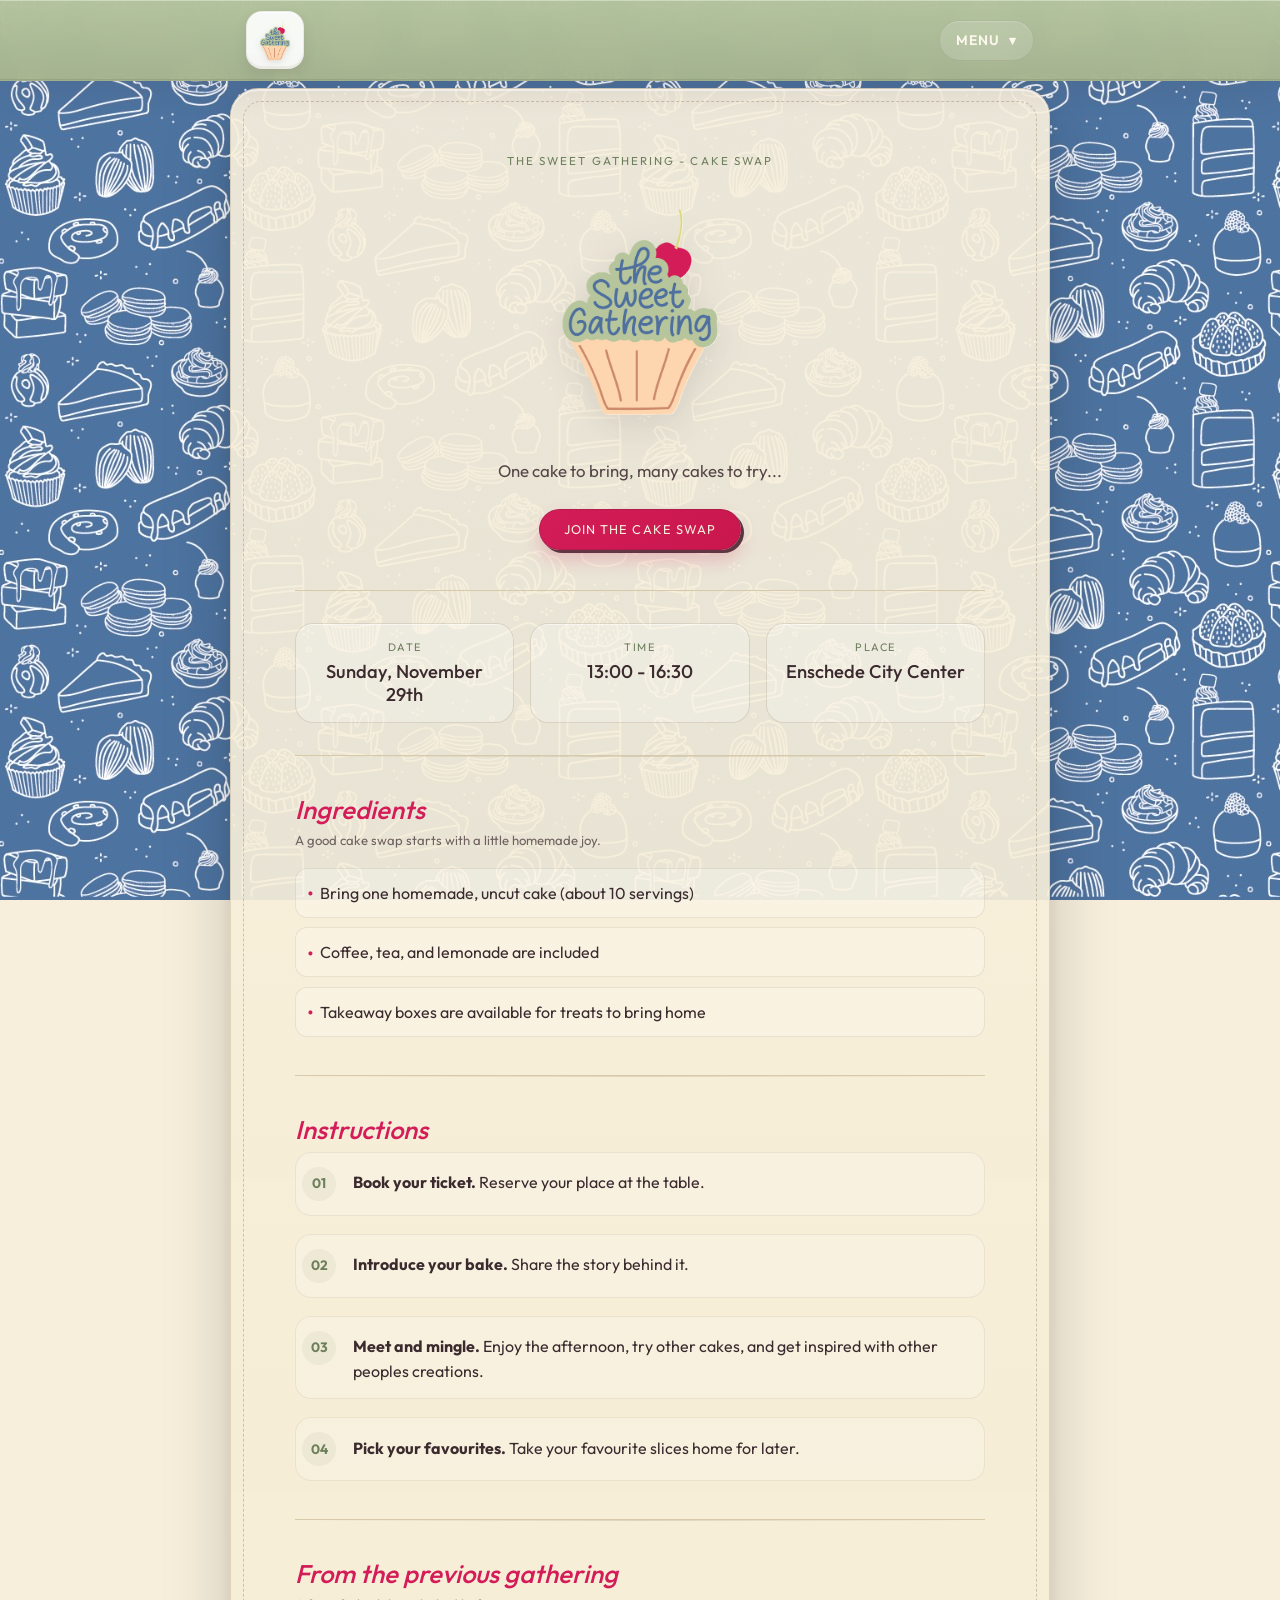
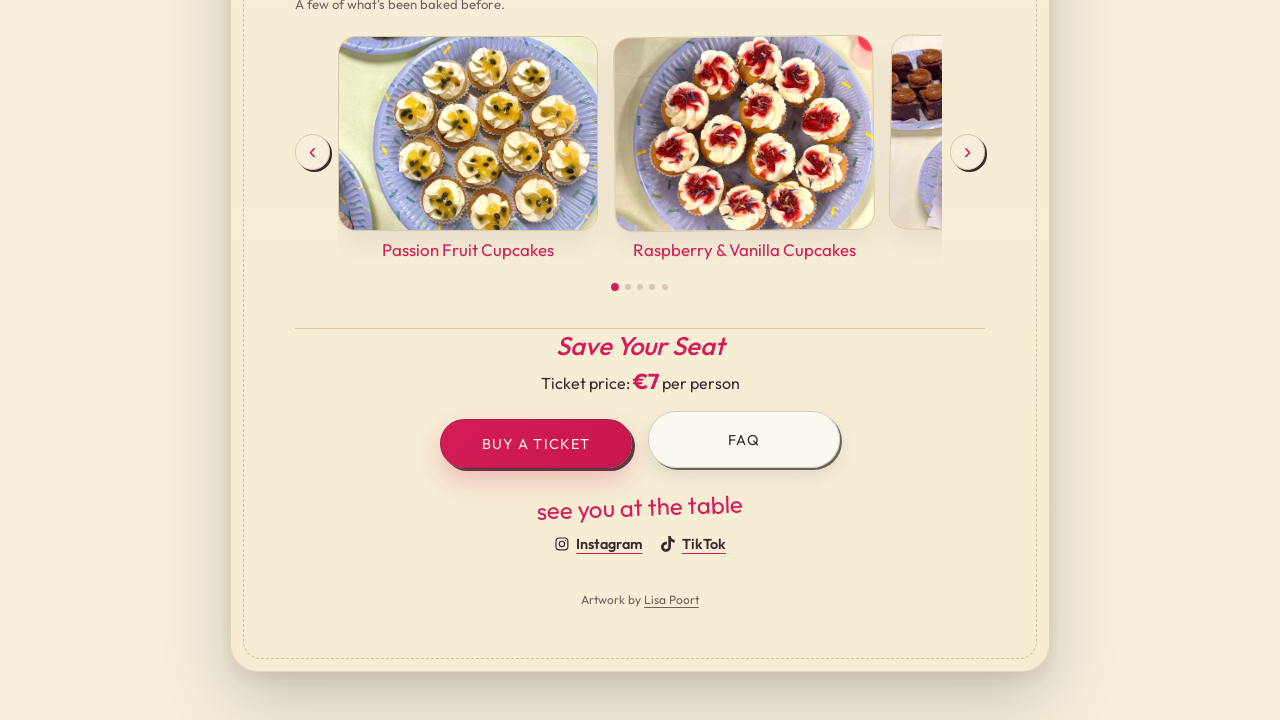
<file: index.html>
<!DOCTYPE html>
<html lang="en">
<head>
<meta charset="UTF-8">
<meta name="viewport" content="width=device-width, initial-scale=1.0">
<title>The Sweet Gathering — Eat &amp; Greet with Freshly Baked Goods</title>
<meta name="description" content="The Sweet Gathering: an afternoon of home-baked cakes, tea, and good company.">

<link rel="preconnect" href="https://fonts.googleapis.com">
<link rel="preconnect" href="https://fonts.gstatic.com" crossorigin>
<link href="https://fonts.googleapis.com/css2?family=Outfit:wght@400;500;600;700;800&display=swap" rel="stylesheet">

<link rel="stylesheet" href="css/styles.css">
</head>
<body>
  
<header class="top-bar">
  <div class="top-bar-inner">
    <a class="top-bar-logo" href="index.html" aria-label="The Sweet Gathering home">
      <img src="assets/Logo_The Sweet Gathering.png" alt="The Sweet Gathering logo" onerror="this.style.display='none'">
    </a>

    <div class="top-bar-menu">
      <button class="menu-toggle" type="button" aria-expanded="false" aria-label="Open menu">
        <span>Menu</span>
        <span class="menu-caret">▾</span>
      </button>
      <nav class="menu-panel" aria-label="Main navigation">
        <a href="past-events.html">Past Events</a>
        <a href="faq.html">FAQ</a>
        <a href="about.html">About Us</a>
      </nav>
    </div>
  </div>
</header>
<div class="card-frame">

  <!-- HERO -->
  <header class="hero">
    <p class="eyebrow">The Sweet Gathering - Cake Swap</p>
    <!-- <h1 class="hero-title">The Sweet<br>Gathering</h1> -->
    <div class="hero-image-wrap">
      <img src="assets/Logo_The Sweet Gathering.png" alt="The Sweet Gathering logo" class="hero-image">
    </div>
    <p class="hero-sub">One cake to bring, many cakes to try...</p>
    <a class="cta" href="#rsvp">Join the Cake Swap</a>
  </header>

  <!-- DETAILS ROW -->
  <section class="details" aria-label="Event details">
    <div class="detail">
      <span class="label">Date</span>
      <span class="value">Sunday, November 29th</span>
    </div>
    <div class="detail">
      <span class="label">Time</span>
      <span class="value">13:00 - 16:30</span>
    </div>
    <div class="detail">
      <span class="label">Place</span>
      <span class="value">Enschede City Center</span>
    </div>
  </section>

  <!-- INGREDIENTS -->
  <section class="recipe-section" id="what-to-expect">
    <h2 class="section-title">Ingredients</h2>
    <p class="section-note">A good cake swap starts with a little homemade joy.</p>
    <ul class="ingredient-list">
      <li>Bring one homemade, uncut cake (about 10 servings)</li>
      <li>Coffee, tea, and lemonade are included</li>
      <li>Takeaway boxes are available for treats to bring home</li>
    </ul>
  </section>

  <!-- INSTRUCTIONS -->
  <section class="recipe-section" id="how-it-goes">
    <h2 class="section-title">Instructions</h2>
    <ol class="steps-list">
      <li>
        <span class="step-num">01</span>
        <div><strong>Book your ticket.</strong> Reserve your place at the table.</div>
      </li>
      <li>
        <span class="step-num">02</span>
        <div><strong>Introduce your bake.</strong> Share the story behind it.</div>
      </li>
      <li>
        <span class="step-num">03</span>
        <div><strong>Meet and mingle.</strong> Enjoy the afternoon, try other cakes, and get inspired with other peoples creations.</div>
      </li>
      <li>
        <span class="step-num">04</span>
        <div><strong>Pick your favourites.</strong> Take your favourite slices home for later.</div>
      </li>
    </ol>
  </section>

  <!-- GALLERY -->
  <section class="recipe-section gallery" id="gallery">
    <h2 class="section-title">From the previous gathering</h2>
    <p class="section-note">A few of what's been baked before.</p>
    <div class="carousel">
      <button class="carousel-arrow prev" type="button" aria-label="Previous photo">‹</button>
      <div class="gallery-track" id="galleryTrack">
        <figure class="photo-slot">
          <div class="photo-placeholder"><img src="assets/carousel/cs1.jpeg" alt="Sweet Gathering table setting" onerror="this.style.display='none'"></div>
          <figcaption>Passion Fruit Cupcakes</figcaption>
        </figure>
        <figure class="photo-slot">
          <div class="photo-placeholder"><img src="assets/carousel/cs2.jpeg" alt="Tea and cake details" onerror="this.style.display='none'"></div>
          <figcaption>Raspberry & Vanilla Cupcakes</figcaption>
        </figure>
        <figure class="photo-slot">
          <div class="photo-placeholder"><img src="assets/carousel/cs3.jpeg" alt="Fresh pastries and treats" onerror="this.style.display='none'"></div>
          <figcaption>Banoffee Brownies</figcaption>
        </figure>
        <figure class="photo-slot">
          <div class="photo-placeholder"><img src="assets/carousel/cs6.jpeg" alt="The Sweet Gathering final scene" onerror="this.style.display='none'"></div>
          <figcaption>Pistache blondies</figcaption>
        </figure>
        <figure class="photo-slot">
          <div class="photo-placeholder"><img src="assets/carousel/cs4.jpeg" alt="The Sweet Gathering final scene" onerror="this.style.display='none'"></div>
          <figcaption>Chai Latte Cheesecake</figcaption>
        </figure>
      </div>
      <button class="carousel-arrow next" type="button" aria-label="Next photo">›</button>
    </div>
    <div class="carousel-dots" id="galleryDots" aria-hidden="true"></div>
  </section>

  <!-- THE BAKER
  <section class="recipe-section baker" id="the-baker">
    <h2 class="section-title">The Baker</h2>
    <div class="baker-row">
      <div class="photo-placeholder baker-photo">
        <img src="assets/baker.jpeg" alt="[Baker's name]" onerror="this.style.display='none'">
      </div>
      <div class="baker-copy">
        <p class="baker-bio">
          Hi! I’m the baker behind The Sweet Gathering. My baking journey started years ago as a hobby in Madrid, where I used to live. What began as a passion gradually became my full-time job, and now I’m settled in the Netherlands.
          Over the years, baking has become a big part of my life, but it’s important to keep that spark alive: the excitement of trying a new recipe, learning a new technique, or simply baking something just because it sounds delicious.
          With The Sweet Gathering, I hope to rediscover that joy, find inspiration in others, and share my love for baking with a community of cake lovers, one slice at a time.</p>
      </div>
    </div>
  </section> -->

  <!-- RSVP -->
  <section class="rsvp" id="rsvp">
    <h2 class="section-title">Save Your Seat</h2>
    <p class="ticket-price">Ticket price: <strong>€7</strong> per person</p>
    <div class="rsvp-actions">
      <a class="cta cta-large" href="https://thesweetgatheringcakeswap.eventsquare.store/izskslv7kdvz">
        Buy a ticket
      </a>
      <a class="cta cta-large cta-secondary" href="faq.html">
        FAQ
      </a>
    </div>
  </section>

  <footer class="footer">
    <p class="scribble">see you at the table</p>
    <a class="instagram-link" href="https://www.instagram.com/thesweetgathering.nl?srtk=cGJ3eWJseHhvZzds&amp;utm_source=qr" target="_blank" rel="noopener noreferrer"><svg class="instagram-icon" viewBox="0 0 24 24" aria-hidden="true" focusable="false"><rect x="3" y="3" width="18" height="18" rx="5" fill="none" stroke="currentColor" stroke-width="1.8"/><circle cx="12" cy="12" r="4" fill="none" stroke="currentColor" stroke-width="1.8"/><circle cx="17.5" cy="6.5" r="1" fill="currentColor"/></svg>Instagram</a>
    <a class="tiktok-link" href="https://www.tiktok.com/@the.sweet.gathering" target="_blank" rel="noopener noreferrer"><svg class="tiktok-icon" viewBox="0 0 24 24" aria-hidden="true" focusable="false"><path d="M12.525.02c1.31-.02 2.61-.01 3.91-.02.08 1.53.63 3.12 1.74 4.2 1.1 1.12 2.67 1.61 4.19 1.73v4.04c-1.42-.05-2.84-.34-4.14-.95-.57-.26-1.1-.59-1.62-.93-.01 2.92.01 5.84-.02 8.75-.08 1.4-.54 2.79-1.35 3.94-1.31 1.92-3.58 3.17-5.91 3.21-1.43.08-2.86-.31-4.08-1.05-2.02-1.23-3.44-3.49-3.65-5.86-.02-.5-.03-1-.01-1.49.18-1.92 1.13-3.76 2.61-5.02 1.67-1.46 4.01-2.15 6.21-1.83.02 1.49-.04 2.98-.04 4.47-1-.32-2.18-.23-3.06.38-.64.42-1.13 1.08-1.38 1.8-.21.52-.15 1.09-.14 1.64.24 1.64 1.82 3.02 3.49 2.87 1.11-.01 2.18-.66 2.76-1.6.19-.33.4-.67.41-1.06.1-1.79.06-3.58.07-5.37.01-4.03-.01-8.05.02-12.07z" fill="currentColor"/></svg>TikTok</a>
    <p class="artwork-credit">Artwork by <a href="https://www.behance.net/lisa-poort?locale=nl_NL" target="_blank" rel="noopener noreferrer">Lisa Poort</a></p>
  </footer>

</div>

<script src="js/script.js"></script>
</body>
</html>
</file>
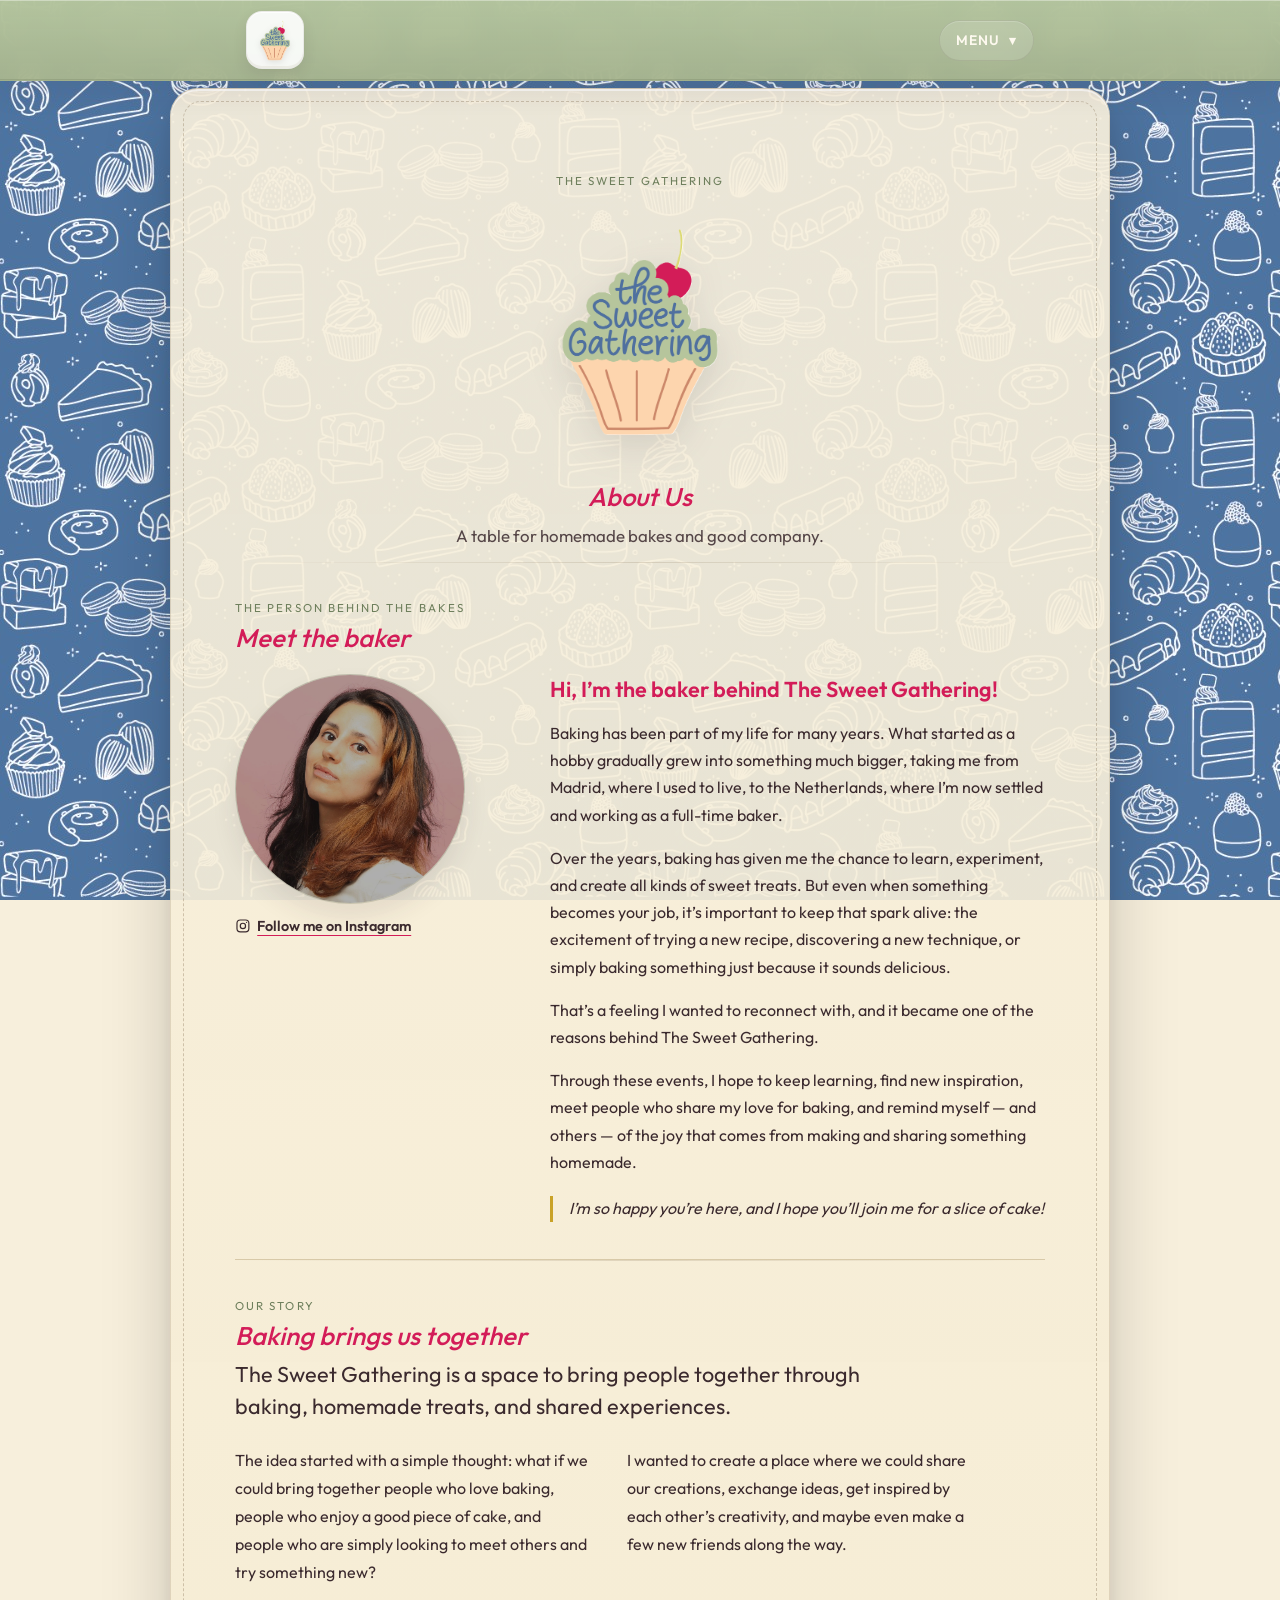
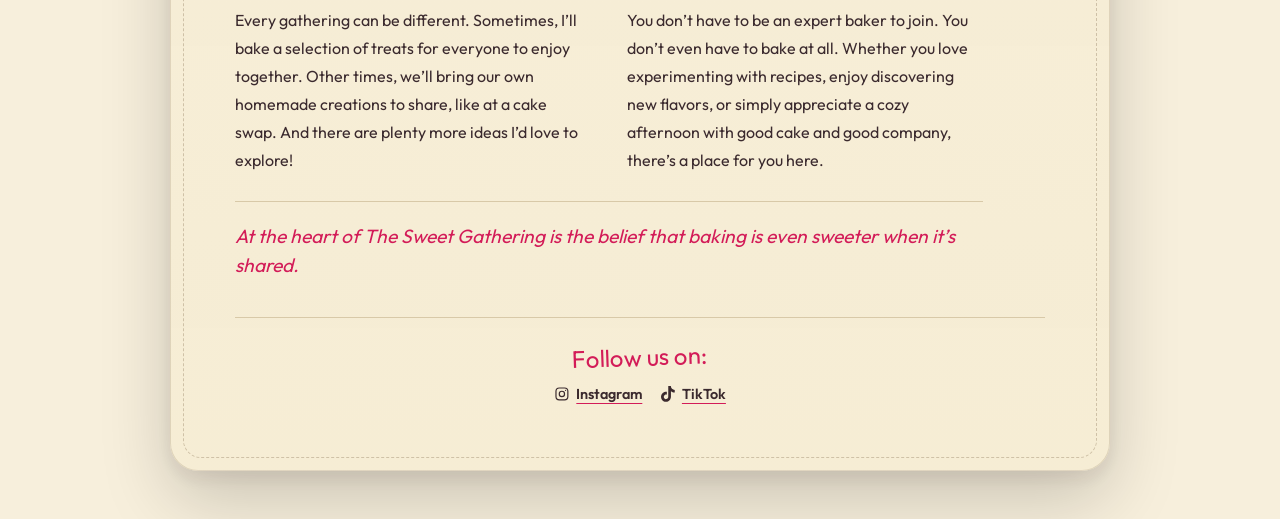
<file: about.html>
<!DOCTYPE html>
<html lang="en">
<head>
  <meta charset="UTF-8">
  <meta name="viewport" content="width=device-width, initial-scale=1.0">
  <title>About Us — The Sweet Gathering</title>
  <meta name="description" content="Learn about The Sweet Gathering, a cake swap celebrating homemade bakes and good company in Enschede.">

  <link rel="preconnect" href="https://fonts.googleapis.com">
  <link rel="preconnect" href="https://fonts.gstatic.com" crossorigin>
  <link href="https://fonts.googleapis.com/css2?family=Outfit:wght@400;500;600;700;800&display=swap" rel="stylesheet">
  <link rel="stylesheet" href="css/styles.css">
</head>
<body>
  <header class="top-bar">
    <div class="top-bar-inner">
      <a class="top-bar-logo" href="index.html" aria-label="The Sweet Gathering home">
        <img src="assets/Logo_The Sweet Gathering.png" alt="The Sweet Gathering logo" onerror="this.style.display='none'">
      </a>

      <div class="top-bar-menu">
        <button class="menu-toggle" type="button" aria-expanded="false" aria-label="Open menu">
          <span>Menu</span>
          <span class="menu-caret">▾</span>
        </button>
        <nav class="menu-panel" aria-label="Main navigation">
          <a href="index.html">Home</a>
          <a href="past-events.html">Past Events</a>
          <a href="faq.html">FAQ</a>
          <a href="about.html" aria-current="page">About Us</a>
        </nav>
      </div>
    </div>
  </header>

  <main class="card-frame about-page">
    <header class="hero about-hero">
      <p class="eyebrow">The Sweet Gathering</p>
      <div class="hero-image-wrap">
        <img src="assets/Logo_The Sweet Gathering.png" alt="The Sweet Gathering logo" class="hero-image">
      </div>
      <h1 class="section-title">About Us</h1>
      <p class="hero-sub">A table for homemade bakes and good company.</p>
    </header>

    <section class="recipe-section about-baker-section is-visible">
      <div class="about-baker-heading">
        <p class="eyebrow">The person behind the bakes</p>
        <h2 class="section-title">Meet the baker</h2>
      </div>
      <div class="about-baker-row">
        <div class="about-baker-profile">
          <div class="about-baker-photo">
            <img src="assets/baker_3.jpeg" alt="The baker behind The Sweet Gathering">
          </div>
          <a class="instagram-link" href="https://instagram.com/pamssugarcrush?psln=c2g2ZXZpcmR0dXBh&amp;utm_source=qr" target="_blank" rel="noopener noreferrer"><svg class="instagram-icon" viewBox="0 0 24 24" aria-hidden="true" focusable="false"><rect x="3" y="3" width="18" height="18" rx="5" fill="none" stroke="currentColor" stroke-width="1.8"/><circle cx="12" cy="12" r="4" fill="none" stroke="currentColor" stroke-width="1.8"/><circle cx="17.5" cy="6.5" r="1" fill="currentColor"/></svg>Follow me on Instagram</a>
        </div>
        <div class="baker-copy">
          <p class="baker-bio-intro">Hi, I’m the baker behind The Sweet Gathering!</p>
          <p class="baker-bio">Baking has been part of my life for many years. What started as a hobby gradually grew into something much bigger, taking me from Madrid, where I used to live, to the Netherlands, where I’m now settled and working as a full-time baker.</p>
          <p class="baker-bio">Over the years, baking has given me the chance to learn, experiment, and create all kinds of sweet treats. But even when something becomes your job, it’s important to keep that spark alive: the excitement of trying a new recipe, discovering a new technique, or simply baking something just because it sounds delicious.</p>
          <p class="baker-bio">That’s a feeling I wanted to reconnect with, and it became one of the reasons behind The Sweet Gathering.</p>
          <p class="baker-bio">Through these events, I hope to keep learning, find new inspiration, meet people who share my love for baking, and remind myself — and others — of the joy that comes from making and sharing something homemade.</p>
          <p class="baker-bio-signoff">I’m so happy you’re here, and I hope you’ll join me for a slice of cake!</p>
        </div>
      </div>
    </section>

    <section class="recipe-section about-story is-visible">
      <p class="eyebrow">Our story</p>
      <h2 class="section-title">Baking brings us together</h2>
      <div class="about-copy">
        <p class="about-lead">The Sweet Gathering is a space to bring people together through baking, homemade treats, and shared experiences.</p>
        <div class="about-copy-grid">
          <p>The idea started with a simple thought: what if we could bring together people who love baking, people who enjoy a good piece of cake, and people who are simply looking to meet others and try something new?</p>
          <p>I wanted to create a place where we could share our creations, exchange ideas, get inspired by each other’s creativity, and maybe even make a few new friends along the way.</p>
          <p>Every gathering can be different. Sometimes, I’ll bake a selection of treats for everyone to enjoy together. Other times, we’ll bring our own homemade creations to share, like at a cake swap. And there are plenty more ideas I’d love to explore!</p>
          <p>You don’t have to be an expert baker to join. You don’t even have to bake at all. Whether you love experimenting with recipes, enjoy discovering new flavors, or simply appreciate a cozy afternoon with good cake and good company, there’s a place for you here.</p>
        </div>
        <p class="about-closing">At the heart of The Sweet Gathering is the belief that baking is even sweeter when it’s shared.</p>
      </div>
    </section>

    <footer class="footer">
      <p class="scribble">Follow us on:</p>
      <a class="instagram-link" href="https://www.instagram.com/thesweetgathering.nl?srtk=cGJ3eWJseHhvZzds&amp;utm_source=qr" target="_blank" rel="noopener noreferrer"><svg class="instagram-icon" viewBox="0 0 24 24" aria-hidden="true" focusable="false"><rect x="3" y="3" width="18" height="18" rx="5" fill="none" stroke="currentColor" stroke-width="1.8"/><circle cx="12" cy="12" r="4" fill="none" stroke="currentColor" stroke-width="1.8"/><circle cx="17.5" cy="6.5" r="1" fill="currentColor"/></svg>Instagram</a>
      <a class="tiktok-link" href="https://www.tiktok.com/@the.sweet.gathering" target="_blank" rel="noopener noreferrer"><svg class="tiktok-icon" viewBox="0 0 24 24" aria-hidden="true" focusable="false"><path d="M12.525.02c1.31-.02 2.61-.01 3.91-.02.08 1.53.63 3.12 1.74 4.2 1.1 1.12 2.67 1.61 4.19 1.73v4.04c-1.42-.05-2.84-.34-4.14-.95-.57-.26-1.1-.59-1.62-.93-.01 2.92.01 5.84-.02 8.75-.08 1.4-.54 2.79-1.35 3.94-1.31 1.92-3.58 3.17-5.91 3.21-1.43.08-2.86-.31-4.08-1.05-2.02-1.23-3.44-3.49-3.65-5.86-.02-.5-.03-1-.01-1.49.18-1.92 1.13-3.76 2.61-5.02 1.67-1.46 4.01-2.15 6.21-1.83.02 1.49-.04 2.98-.04 4.47-1-.32-2.18-.23-3.06.38-.64.42-1.13 1.08-1.38 1.8-.21.52-.15 1.09-.14 1.64.24 1.64 1.82 3.02 3.49 2.87 1.11-.01 2.18-.66 2.76-1.6.19-.33.4-.67.41-1.06.1-1.79.06-3.58.07-5.37.01-4.03-.01-8.05.02-12.07z" fill="currentColor"/></svg>TikTok</a>
    </footer>
  </main>

  <script src="js/script.js"></script>
</body>
</html>
</file>
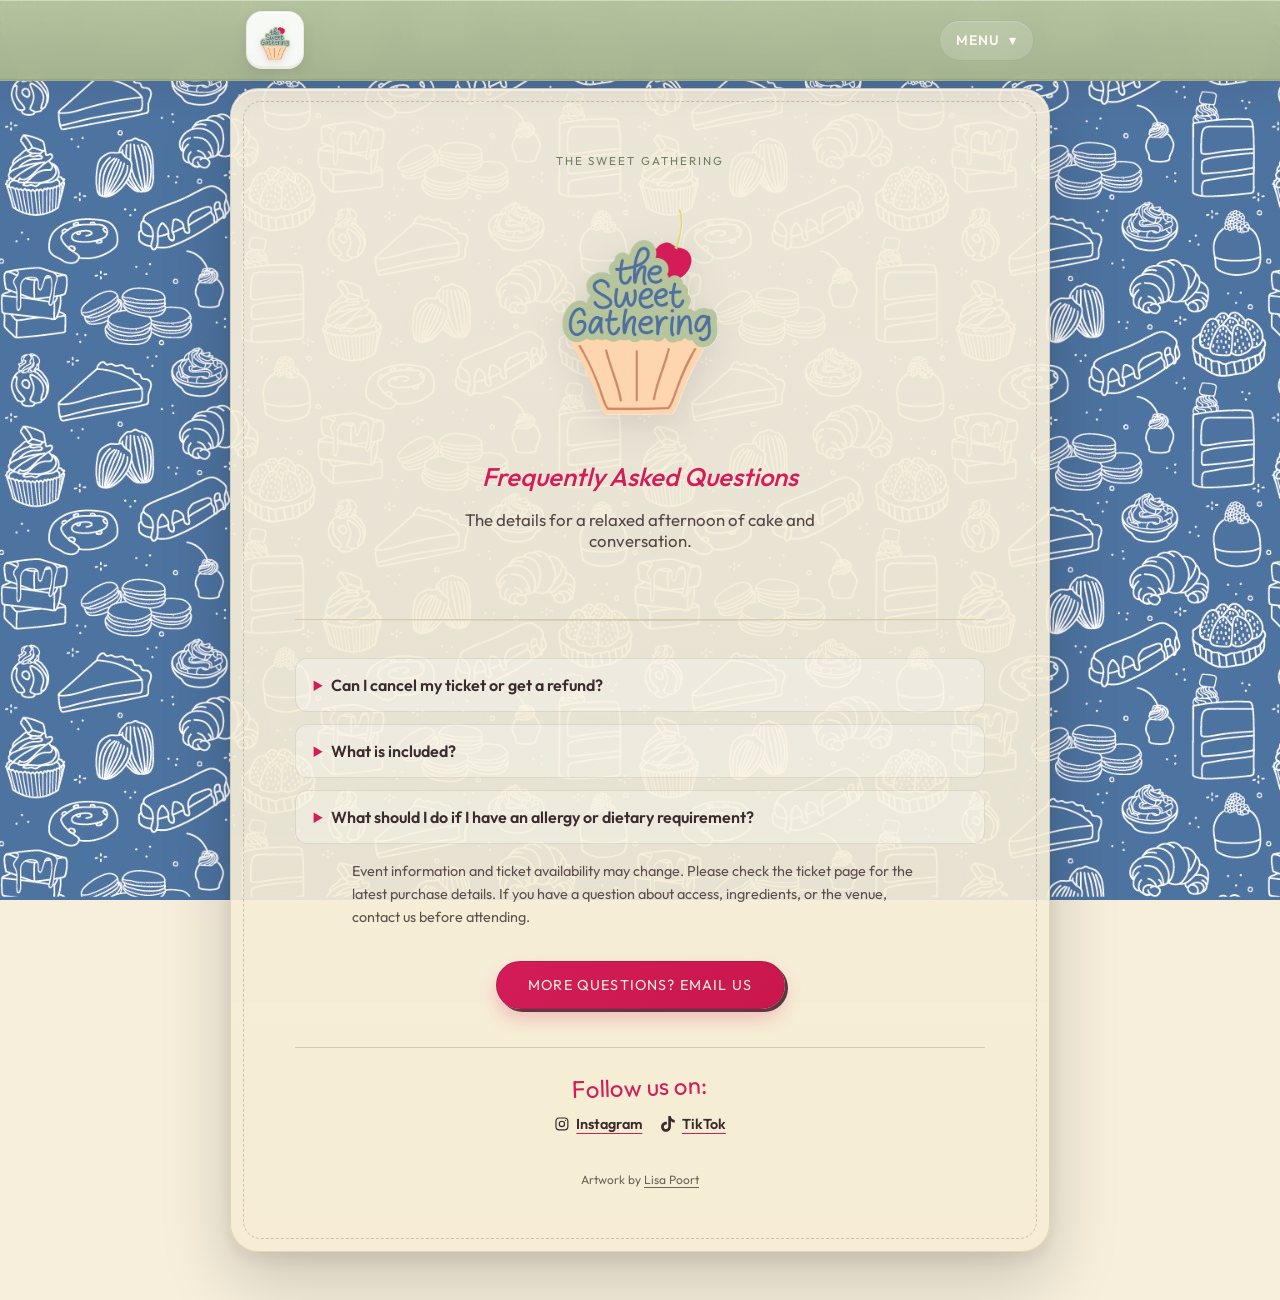
<file: faq.html>
<!DOCTYPE html>
<html lang="en">
<head>
  <meta charset="UTF-8">
  <meta name="viewport" content="width=device-width, initial-scale=1.0">
  <title>FAQ — The Sweet Gathering</title>
  <meta name="description" content="Frequently asked questions about The Sweet Gathering, tickets, and dietary information.">

  <link rel="preconnect" href="https://fonts.googleapis.com">
  <link rel="preconnect" href="https://fonts.gstatic.com" crossorigin>
  <link href="https://fonts.googleapis.com/css2?family=Outfit:wght@400;500;600;700;800&display=swap" rel="stylesheet">
  <link rel="stylesheet" href="css/styles.css">
</head>
<body>
  <header class="top-bar">
    <div class="top-bar-inner">
      <a class="top-bar-logo" href="index.html" aria-label="The Sweet Gathering home">
        <img src="assets/Logo_The Sweet Gathering.png" alt="The Sweet Gathering logo" onerror="this.style.display='none'">
      </a>

      <div class="top-bar-menu">
        <button class="menu-toggle" type="button" aria-expanded="false" aria-label="Open menu">
          <span>Menu</span>
          <span class="menu-caret">▾</span>
        </button>
        <nav class="menu-panel" aria-label="Main navigation">
          <a href="index.html">Home</a>
          <a href="past-events.html">Past Events</a>
          <a href="faq.html">FAQ</a>
          <a href="about.html">About Us</a>
        </nav>
      </div>
    </div>
  </header>

  <main class="card-frame">
    <header class="hero">
      <p class="eyebrow">The Sweet Gathering</p>
      <div class="hero-image-wrap">
        <img src="assets/Logo_The Sweet Gathering.png" alt="The Sweet Gathering logo" class="hero-image">
      </div>
      <h1 class="section-title">Frequently Asked Questions</h1>
      <p class="hero-sub">The details for a relaxed afternoon of cake and conversation.</p>
    </header>

    <section class="recipe-section is-visible" aria-label="Event questions and answers">
      <div class="faq-list">
        <details class="faq-item">
          <summary>Can I cancel my ticket or get a refund?</summary>
          <p>Ticket cancellations and refunds are not possible. Please make sure you can attend before booking.</p>
        </details>
        <details class="faq-item">
          <summary>What is included?</summary>
          <p>Coffee, tea, and lemonade are always included in the events. Takeaway boxes will also be provided.</p>
        </details>
          <details class="faq-item">
            <summary>What should I do if I have an allergy or dietary requirement?</summary>
            <p>Please inform us of any allergies or dietary requirements before booking. Wait for our response before purchasing a ticket so we can confirm whether your needs can be accommodated.</p>
        </details>
      </div>

      <p class="faq-disclaimer">Event information and ticket availability may change. Please check the ticket page for the latest purchase details. If you have a question about access, ingredients, or the venue, contact us before attending.</p>

      <div class="faq-contact">
        <a class="cta cta-large" href="mailto:info@thesweetgathering.nl?subject=Question%20about%20The%20Sweet%20Gathering">More questions? Email us</a>
      </div>
    </section>

    <footer class="footer">
      <p class="scribble">Follow us on:</p>
      <a class="instagram-link" href="https://www.instagram.com/thesweetgathering.nl?srtk=cGJ3eWJseHhvZzds&amp;utm_source=qr" target="_blank" rel="noopener noreferrer"><svg class="instagram-icon" viewBox="0 0 24 24" aria-hidden="true" focusable="false"><rect x="3" y="3" width="18" height="18" rx="5" fill="none" stroke="currentColor" stroke-width="1.8"/><circle cx="12" cy="12" r="4" fill="none" stroke="currentColor" stroke-width="1.8"/><circle cx="17.5" cy="6.5" r="1" fill="currentColor"/></svg>Instagram</a>
      <a class="tiktok-link" href="https://www.tiktok.com/@the.sweet.gathering" target="_blank" rel="noopener noreferrer"><svg class="tiktok-icon" viewBox="0 0 24 24" aria-hidden="true" focusable="false"><path d="M12.525.02c1.31-.02 2.61-.01 3.91-.02.08 1.53.63 3.12 1.74 4.2 1.1 1.12 2.67 1.61 4.19 1.73v4.04c-1.42-.05-2.84-.34-4.14-.95-.57-.26-1.1-.59-1.62-.93-.01 2.92.01 5.84-.02 8.75-.08 1.4-.54 2.79-1.35 3.94-1.31 1.92-3.58 3.17-5.91 3.21-1.43.08-2.86-.31-4.08-1.05-2.02-1.23-3.44-3.49-3.65-5.86-.02-.5-.03-1-.01-1.49.18-1.92 1.13-3.76 2.61-5.02 1.67-1.46 4.01-2.15 6.21-1.83.02 1.49-.04 2.98-.04 4.47-1-.32-2.18-.23-3.06.38-.64.42-1.13 1.08-1.38 1.8-.21.52-.15 1.09-.14 1.64.24 1.64 1.82 3.02 3.49 2.87 1.11-.01 2.18-.66 2.76-1.6.19-.33.4-.67.41-1.06.1-1.79.06-3.58.07-5.37.01-4.03-.01-8.05.02-12.07z" fill="currentColor"/></svg>TikTok</a>
      <p class="artwork-credit">Artwork by <a href="https://www.behance.net/lisa-poort?locale=nl_NL" target="_blank" rel="noopener noreferrer">Lisa Poort</a></p>
    </footer>
  </main>

  <script src="js/script.js"></script>
</body>
</html>
</file>
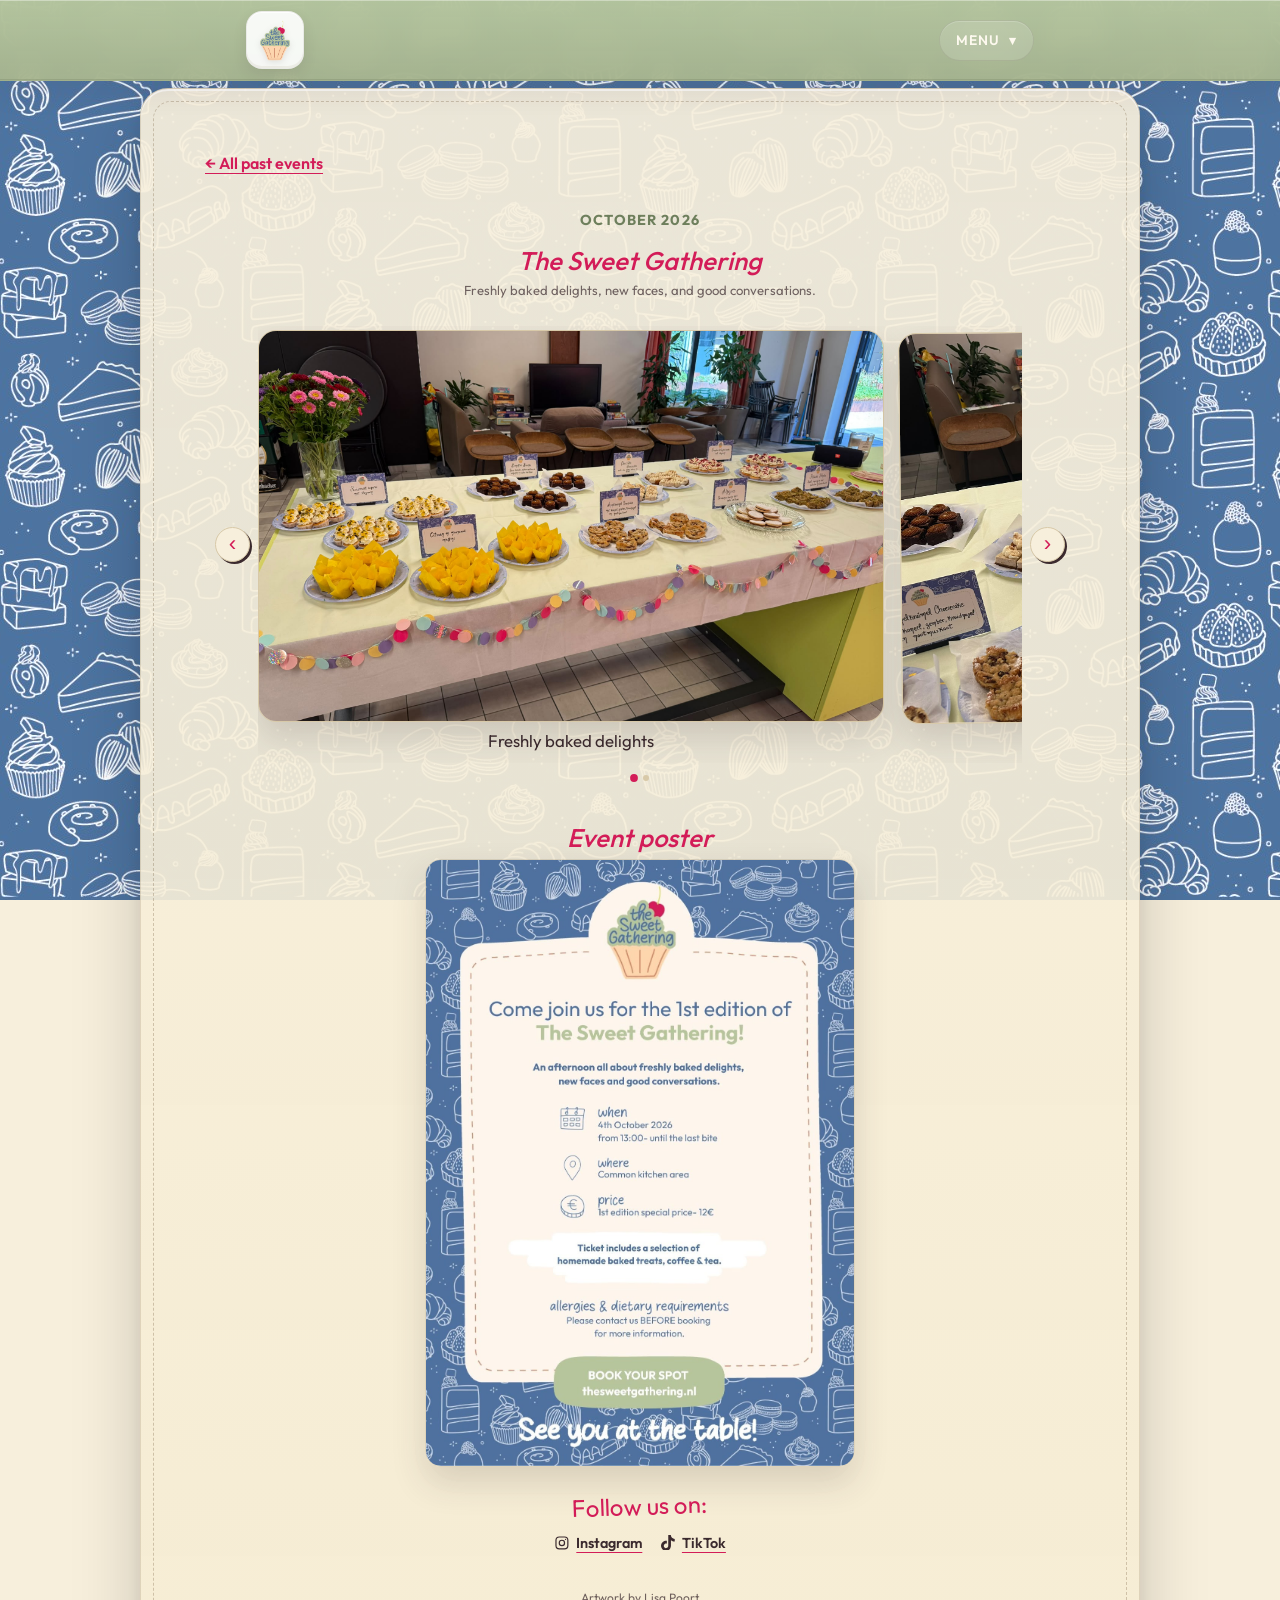
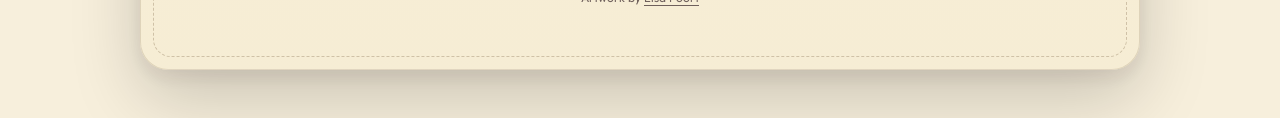
<file: past-event-october-2026.html>
<!DOCTYPE html>
<html lang="en">
<head>
  <meta charset="UTF-8">
  <meta name="viewport" content="width=device-width, initial-scale=1.0">
  <title>The Sweet Gathering, October 2026 — Past Events</title>
  <meta name="description" content="A look back at The Sweet Gathering in October 2026: freshly baked delights and good conversations.">

  <link rel="preconnect" href="https://fonts.googleapis.com">
  <link rel="preconnect" href="https://fonts.gstatic.com" crossorigin>
  <link href="https://fonts.googleapis.com/css2?family=Outfit:wght@400;500;600;700;800&display=swap" rel="stylesheet">
  <link rel="stylesheet" href="css/styles.css">
  <style>
    .event-page {
      max-width: 1000px;
    }

    .event-back-link {
      display: inline-block;
      margin-bottom: 1.5rem;
      color: var(--jam);
      font-weight: 600;
      text-decoration-thickness: 1px;
      text-underline-offset: 4px;
    }

    .event-detail-header {
      text-align: center;
      margin-bottom: 1.75rem;
    }

    .event-detail-header .section-title {
      margin-bottom: 0.35rem;
    }

    .event-detail-date {
      color: var(--sage);
      font-size: 0.9rem;
      font-weight: 700;
      letter-spacing: 0.08em;
      text-transform: uppercase;
    }

    .event-detail-photo {
      display: block;
      width: 100%;
      height: 100%;
      object-fit: cover;
    }

    .event-photo-carousel {
      max-width: 850px;
      margin: 0 auto;
    }

    .event-photo-carousel .gallery-track .photo-slot {
      width: min(82%, 680px);
    }

    .event-photo-carousel .photo-placeholder {
      aspect-ratio: 16 / 10;
      border-radius: 18px;
      box-shadow: 0 16px 34px rgba(59, 42, 46, 0.16);
    }

    .event-photo-carousel .photo-slot figcaption {
      font-family: var(--font-display);
      color: var(--ink);
    }

    .event-poster {
      margin: 2.5rem auto 0;
      text-align: center;
    }

    .event-poster-image {
      display: block;
      width: min(100%, 430px);
      height: auto;
      margin: 0 auto;
      border: 1px solid rgba(116, 93, 60, 0.18);
      border-radius: 16px;
      box-shadow: 0 16px 34px rgba(59, 42, 46, 0.16);
    }

    .event-detail-copy {
      max-width: 680px;
      margin: 1.8rem auto 0;
      text-align: center;
      line-height: 1.75;
    }

    @media (max-width: 560px) {
      .event-photo-carousel .gallery-track .photo-slot { width: 88%; }
    }
  </style>
</head>
<body>
  <header class="top-bar">
    <div class="top-bar-inner">
      <a class="top-bar-logo" href="index.html" aria-label="The Sweet Gathering home">
        <img src="assets/Logo_The Sweet Gathering.png" alt="The Sweet Gathering logo" onerror="this.style.display='none'">
      </a>

      <div class="top-bar-menu">
        <button class="menu-toggle" type="button" aria-expanded="false" aria-label="Open menu">
          <span>Menu</span>
          <span class="menu-caret">▾</span>
        </button>
        <nav class="menu-panel" aria-label="Main navigation">
          <a href="index.html">Home</a>
          <a href="past-events.html">Past Events</a>
          <a href="faq.html">FAQ</a>
          <a href="about.html">About Us</a>
        </nav>
      </div>
    </div>
  </header>

  <main class="card-frame event-page">
    <a class="event-back-link" href="past-events.html">&larr; All past events</a>

    <header class="event-detail-header">
      <p class="event-detail-date">October 2026</p>
      <h1 class="section-title">The Sweet Gathering</h1>
      <p class="section-note">Freshly baked delights, new faces, and good conversations.</p>
    </header>

    <section class="event-photo-carousel" aria-label="Photos from The Sweet Gathering">
      <div class="carousel">
        <button class="carousel-arrow prev" type="button" aria-label="Previous event photo">&#8249;</button>
        <div class="gallery-track" id="galleryTrack">
          <figure class="photo-slot">
            <div class="photo-placeholder">
              <img class="event-detail-photo" src="assets/past-events/october-2026/thesweetgathering.jpeg" alt="The Sweet Gathering table filled with homemade cakes and baked treats" fetchpriority="high">
            </div>
            <figcaption>Freshly baked delights</figcaption>
          </figure>
          <figure class="photo-slot">
            <div class="photo-placeholder">
              <img class="event-detail-photo" src="assets/past-events/october-2026/cs4.jpeg" alt="A colourful spread of cakes and desserts at the event" loading="lazy">
            </div>
            <figcaption>A table made for sharing</figcaption>
          </figure>
        </div>
        <button class="carousel-arrow next" type="button" aria-label="Next event photo">&#8250;</button>
      </div>
      <div class="carousel-dots" id="galleryDots" aria-label="Choose an event photo"></div>
    </section>

    <section class="event-poster" aria-labelledby="event-poster-title">
      <h2 class="section-title" id="event-poster-title">Event poster</h2>
      <img
        class="event-poster-image"
        src="assets/past-events/october-2026/october-2026.jpeg"
        alt="Poster for the first edition of The Sweet Gathering on 4 October 2026"
        loading="lazy"
      >
    </section>
<!-- 
    <p class="event-detail-copy">
      A gathering centered around sharing homemade bakes and enjoying good company. The table brought together a colourful spread of cakes and treats, with space to discover each bake and spend time together.
    </p> -->

    <footer class="footer">
      <p class="scribble">Follow us on:</p>
      <a class="instagram-link" href="https://www.instagram.com/thesweetgathering.nl?srtk=cGJ3eWJseHhvZzds&amp;utm_source=qr" target="_blank" rel="noopener noreferrer"><svg class="instagram-icon" viewBox="0 0 24 24" aria-hidden="true" focusable="false"><rect x="3" y="3" width="18" height="18" rx="5" fill="none" stroke="currentColor" stroke-width="1.8"/><circle cx="12" cy="12" r="4" fill="none" stroke="currentColor" stroke-width="1.8"/><circle cx="17.5" cy="6.5" r="1" fill="currentColor"/></svg>Instagram</a>
      <a class="tiktok-link" href="https://www.tiktok.com/@the.sweet.gathering" target="_blank" rel="noopener noreferrer"><svg class="tiktok-icon" viewBox="0 0 24 24" aria-hidden="true" focusable="false"><path d="M12.525.02c1.31-.02 2.61-.01 3.91-.02.08 1.53.63 3.12 1.74 4.2 1.1 1.12 2.67 1.61 4.19 1.73v4.04c-1.42-.05-2.84-.34-4.14-.95-.57-.26-1.1-.59-1.62-.93-.01 2.92.01 5.84-.02 8.75-.08 1.4-.54 2.79-1.35 3.94-1.31 1.92-3.58 3.17-5.91 3.21-1.43.08-2.86-.31-4.08-1.05-2.02-1.23-3.44-3.49-3.65-5.86-.02-.5-.03-1-.01-1.49.18-1.92 1.13-3.76 2.61-5.02 1.67-1.46 4.01-2.15 6.21-1.83.02 1.49-.04 2.98-.04 4.47-1-.32-2.18-.23-3.06.38-.64.42-1.13 1.08-1.38 1.8-.21.52-.15 1.09-.14 1.64.24 1.64 1.82 3.02 3.49 2.87 1.11-.01 2.18-.66 2.76-1.6.19-.33.4-.67.41-1.06.1-1.79.06-3.58.07-5.37.01-4.03-.01-8.05.02-12.07z" fill="currentColor"/></svg>TikTok</a>
      <p class="artwork-credit">Artwork by <a href="https://www.behance.net/lisa-poort?locale=nl_NL" target="_blank" rel="noopener noreferrer">Lisa Poort</a></p>
    </footer>
  </main>

  <script src="js/script.js"></script>
</body>
</html>
</file>
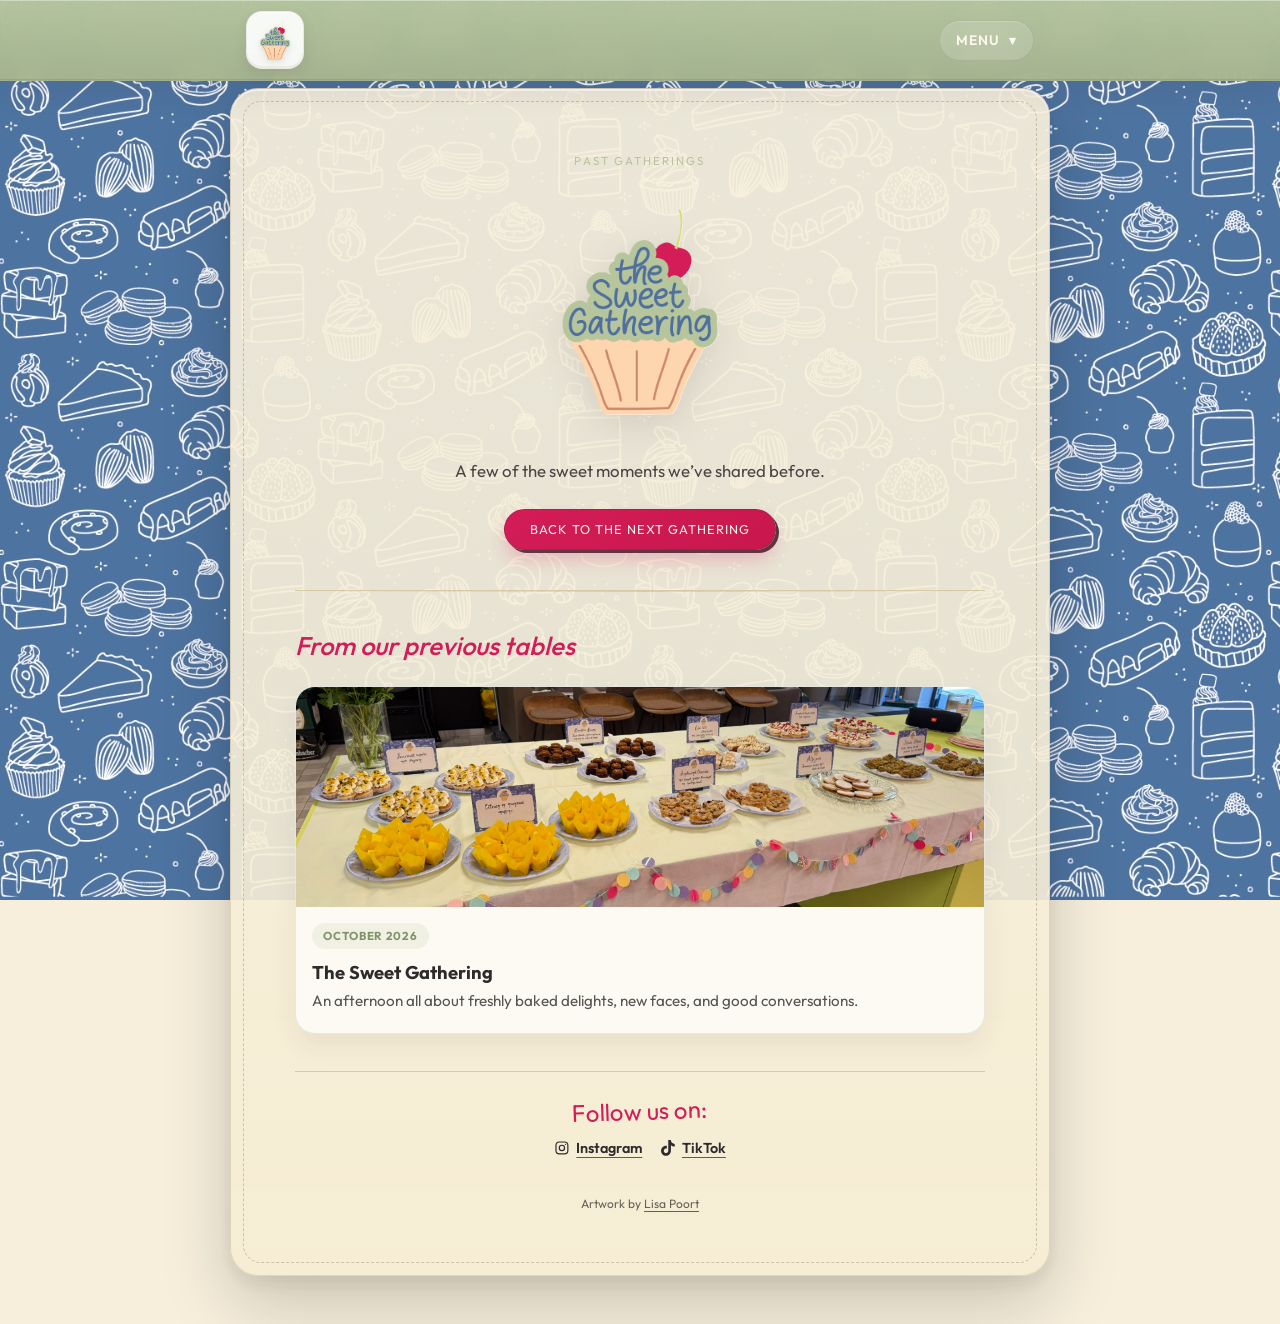
<file: past-events.html>
<!DOCTYPE html>
<html lang="en">
<head>
  <meta charset="UTF-8">
  <meta name="viewport" content="width=device-width, initial-scale=1.0">
  <title>Past Events — The Sweet Gathering</title>
  <meta name="description" content="A look back at previous Sweet Gathering events, cakes, and community moments.">

  <link rel="preconnect" href="https://fonts.googleapis.com">
  <link rel="preconnect" href="https://fonts.gstatic.com" crossorigin>
  <link href="https://fonts.googleapis.com/css2?family=Outfit:wght@400;500;600;700;800&display=swap" rel="stylesheet">

  <link rel="stylesheet" href="css/styles.css">
  <style>
    :root {
      --font-display: "Outfit", "Segoe UI", sans-serif;
      --ink: #2f2a2c;
      --paper: #f7f0e4;
      --panel: rgba(255, 255, 255, 0.72);
      --rose: #d31c58;
      --sage: #b6c59c;
      --sage-deep: #82926d;
      --shadow: rgba(54, 46, 50, 0.12);
    }

    body {
      font-family: var(--font-display);
      color: var(--ink);
      min-height: 100vh;
      padding: clamp(1rem, 4vw, 3rem) 1rem;
      padding-top: 5.5rem;
    }

    .event-grid {
      display: grid;
      grid-template-columns: repeat(auto-fit, minmax(220px, 1fr));
      gap: 1.2rem;
      margin-top: 1.5rem;
    }

    .event-card {
      display: block;
      background: rgba(255,255,255,0.7);
      border: 1px solid rgba(90, 103, 66, 0.12);
      border-radius: 20px;
      overflow: hidden;
      box-shadow: 0 12px 24px rgba(73, 62, 58, 0.08);
      color: inherit;
      text-decoration: none;
      transition: transform 180ms ease, box-shadow 180ms ease;
    }

    .event-card:hover,
    .event-card:focus-visible {
      transform: translateY(-4px);
      box-shadow: 0 18px 30px rgba(73, 62, 58, 0.15);
      outline: none;
    }

    .event-card img {
      display: block;
      width: 100%;
      height: 220px;
      object-fit: cover;
    }

    .event-card-content {
      padding: 1rem 1rem 1.2rem;
    }

    .event-card h3 {
      margin: 0 0 0.35rem;
      font-size: 1.15rem;
      color: var(--ink);
    }

    .event-card p {
      margin: 0;
      color: rgba(47, 42, 44, 0.8);
      line-height: 1.6;
      font-size: 0.95rem;
    }

    .pill {
      display: inline-block;
      margin-bottom: 0.75rem;
      padding: 0.35rem 0.7rem;
      border-radius: 999px;
      background: rgba(179, 199, 147, 0.18);
      color: var(--sage-deep);
      font-weight: 700;
      letter-spacing: 0.06em;
      text-transform: uppercase;
      font-size: 0.72rem;
    }

    @media (max-width: 640px) {
      .event-card img {
        height: 190px;
      }
    }
  </style>
</head>
<body>
  <header class="top-bar">
    <div class="top-bar-inner">
      <a class="top-bar-logo" href="index.html" aria-label="The Sweet Gathering home">
        <img src="assets/Logo_The Sweet Gathering.png" alt="The Sweet Gathering logo" onerror="this.style.display='none'">
      </a>

      <div class="top-bar-menu">
        <button class="menu-toggle" type="button" aria-expanded="false" aria-label="Open menu">
          <span>Menu</span>
          <span class="menu-caret">▾</span>
        </button>
        <nav class="menu-panel" aria-label="Main navigation">
          <a href="index.html">Home</a>
          <a href="past-events.html">Past Events</a>
          <a href="faq.html">FAQ</a>
          <a href="about.html">About Us</a>
        </nav>
      </div>
    </div>
  </header>

  <div class="card-frame">
    <header class="hero">
      <p class="eyebrow">past gatherings</p>
      <div class="hero-image-wrap">
        <img src="assets/Logo_The Sweet Gathering.png" alt="The Sweet Gathering logo" class="hero-image">
      </div>
      <p class="hero-sub">A few of the sweet moments we’ve shared before.</p>
      <a class="cta" href="index.html">Back to the next gathering</a>
    </header>

    <section class="recipe-section">
      <h2 class="section-title">From our previous tables</h2>
      <div class="event-grid">
        <a class="event-card" href="past-event-october-2026.html" aria-label="Read about The Sweet Gathering in October 2026">
          <img src="assets/past-events/october-2026/thesweetgathering.jpeg" alt="Poster of the previous event">
          <div class="event-card-content">
            <span class="pill">October 2026</span>
            <h3>The Sweet Gathering</h3>
            <p>An afternoon all about freshly baked delights, new faces, and good conversations.</p>
          </div>
        </a>
        <!-- <a class="event-card" href="past-event-october-2026.html" aria-label="Read about The Sweet Gathering in October 2026">
          <img src="assets/past-events/october-2026/thesweetgathering.jpeg" alt="Poster of the previous event">
          <div class="event-card-content">
            <span class="pill">October 2026</span>
            <h3>The Sweet Gathering</h3>
            <p>An afternoon all about freshly baked delights, new faces, and good conversations.</p>
          </div>
        </a> -->
      </div>
    </section>

    <footer class="footer">
      <p class="scribble">Follow us on:</p>
      <a class="instagram-link" href="https://www.instagram.com/thesweetgathering.nl?srtk=cGJ3eWJseHhvZzds&amp;utm_source=qr" target="_blank" rel="noopener noreferrer"><svg class="instagram-icon" viewBox="0 0 24 24" aria-hidden="true" focusable="false"><rect x="3" y="3" width="18" height="18" rx="5" fill="none" stroke="currentColor" stroke-width="1.8"/><circle cx="12" cy="12" r="4" fill="none" stroke="currentColor" stroke-width="1.8"/><circle cx="17.5" cy="6.5" r="1" fill="currentColor"/></svg>Instagram</a>
      <a class="tiktok-link" href="https://www.tiktok.com/@the.sweet.gathering" target="_blank" rel="noopener noreferrer"><svg class="tiktok-icon" viewBox="0 0 24 24" aria-hidden="true" focusable="false"><path d="M12.525.02c1.31-.02 2.61-.01 3.91-.02.08 1.53.63 3.12 1.74 4.2 1.1 1.12 2.67 1.61 4.19 1.73v4.04c-1.42-.05-2.84-.34-4.14-.95-.57-.26-1.1-.59-1.62-.93-.01 2.92.01 5.84-.02 8.75-.08 1.4-.54 2.79-1.35 3.94-1.31 1.92-3.58 3.17-5.91 3.21-1.43.08-2.86-.31-4.08-1.05-2.02-1.23-3.44-3.49-3.65-5.86-.02-.5-.03-1-.01-1.49.18-1.92 1.13-3.76 2.61-5.02 1.67-1.46 4.01-2.15 6.21-1.83.02 1.49-.04 2.98-.04 4.47-1-.32-2.18-.23-3.06.38-.64.42-1.13 1.08-1.38 1.8-.21.52-.15 1.09-.14 1.64.24 1.64 1.82 3.02 3.49 2.87 1.11-.01 2.18-.66 2.76-1.6.19-.33.4-.67.41-1.06.1-1.79.06-3.58.07-5.37.01-4.03-.01-8.05.02-12.07z" fill="currentColor"/></svg>TikTok</a>
      <p class="artwork-credit">Artwork by <a href="https://www.behance.net/lisa-poort?locale=nl_NL" target="_blank" rel="noopener noreferrer">Lisa Poort</a></p>
    </footer>
  <script src="js/script.js"></script>
</body>
</html>
</file>
<file: css/styles.css>
:root {
  --paper: #f7efdc;
  --paper-edge: #efe4c8;
  --ink: #3b2a2e;
  --jam: #d31c58;
  --sage: #6e7f5c;
  --gold: #c9a227;
  --line: #d8c9a8;

  --font-display: "Outfit", sans-serif;
  --font-body: "Outfit", sans-serif;
  --font-mono: "Outfit", sans-serif;
  --font-script: "Outfit", sans-serif;
}

* { box-sizing: border-box; }

@media (prefers-reduced-motion: reduce) {
  *, *::before, *::after {
    animation-duration: 0.01ms !important;
    animation-iteration-count: 1 !important;
    transition-duration: 0.01ms !important;
    scroll-behavior: auto !important;
  }
}

html { scroll-behavior: smooth; }

body {
  margin: 0;
  position: relative;
  isolation: isolate;
  background-color: #f7efdc;
  font-family: var(--font-body);
  color: var(--ink);
  min-height: 100vh;
  padding: clamp(1rem, 4vw, 3rem) 1rem;
  padding-top: 5.5rem;
}

body::before {
  content: "";
  position: fixed;
  inset: 0;
  z-index: -1;
  background: url("../assets/bg_2.jpeg") center / cover no-repeat;
  pointer-events: none;
}

.top-bar {
  position: fixed;
  top: 0;
  left: 0;
  right: 0;
  z-index: 20;
  width: 100%;
  background: linear-gradient(180deg, rgba(181, 197, 157, 0.97), rgba(169, 182, 142, 0.94));
  backdrop-filter: blur(10px);
  -webkit-backdrop-filter: blur(10px);
  border-bottom: 1px solid rgba(79, 92, 56, 0.18);
  box-shadow:
    0 12px 28px rgba(59, 42, 46, 0.08),
    inset 0 1px 0 rgba(255, 255, 255, 0.36),
    inset 0 -1px 0 rgba(90, 103, 66, 0.18);
}

.top-bar-inner {
  max-width: 820px;
  margin: 0 auto;
  min-height: 72px;
  display: flex;
  align-items: center;
  justify-content: space-between;
  padding: 0.7rem 1rem;
  gap: 1rem;
  position: relative;
  transform: translateZ(0);
}

.top-bar-logo {
  width: 58px;
  height: 58px;
  display: flex;
  align-items: center;
  justify-content: center;
  background: rgba(255, 255, 255, 0.90);
  border: 1px solid rgba(59, 42, 46, 0.07);
  border-radius: 16px;
  overflow: hidden;
  box-shadow:
    0 6px 14px rgba(59, 42, 46, 0.10),
    inset 0 1px 0 rgba(255,255,255,0.9),
    inset 0 -2px 0 rgba(116, 93, 60, 0.08);
  padding: 7px;
  justify-self: start;
}

.top-bar-logo img {
  display: block;
  width: 100%;
  height: 100%;
  object-fit: cover;
  object-position: center;
  filter: drop-shadow(0 2px 3px rgba(59, 42, 46, 0.12));
}

.top-bar-logo:focus-visible {
  outline: 2px solid var(--jam);
  outline-offset: 3px;
}

.top-bar-menu {
  position: relative;
  margin-left: auto;
  justify-self: end;
  display: flex;
  align-items: center;
}

.menu-toggle {
  display: inline-flex;
  align-items: center;
  gap: 0.55rem;
  background: rgba(255, 255, 255, 0.14);
  border: 1px solid rgba(59, 42, 46, 0.10);
  border-radius: 999px;
  color: rgba(255, 250, 241, 0.98);
  font-family: var(--font-display);
  font-size: 0.86rem;
  font-weight: 600;
  letter-spacing: 0.08em;
  text-transform: uppercase;
  padding: 0.65rem 1rem;
  cursor: pointer;
  transition: background 0.2s ease, transform 0.2s ease, box-shadow 0.2s ease;
  box-shadow: inset 0 1px 0 rgba(255,255,255,0.18);
}

.menu-toggle:hover,
.menu-toggle:focus-visible {
  background: rgba(255, 255, 255, 0.18);
  transform: translateY(-1px);
  box-shadow: inset 0 1px 0 rgba(255,255,255,0.22), 0 6px 10px rgba(59, 42, 46, 0.06);
  outline: none;
}

.menu-caret {
  font-size: 0.8rem;
  line-height: 1;
}

.menu-panel {
  position: absolute;
  right: 0;
  top: calc(100% + 0.6rem);
  display: none;
  flex-direction: column;
  min-width: 180px;
  background: rgba(255, 255, 255, 0.98);
  border: 1px solid rgba(59, 42, 46, 0.12);
  border-radius: 14px;
  box-shadow: 0 14px 26px rgba(0, 0, 0, 0.12);
  overflow: hidden;
}

.top-bar-menu.open .menu-panel {
  display: flex;
}

.menu-panel a {
  color: var(--ink);
  text-decoration: none;
  font-family: var(--font-display);
  font-size: 0.92rem;
  padding: 0.8rem 1rem;
  border-bottom: 1px solid rgba(59, 42, 46, 0.08);
}

.menu-panel a:last-child {
  border-bottom: none;
}

.menu-panel a:hover,
.menu-panel a:focus-visible {
  background: rgba(150, 170, 136, 0.12);
  outline: none;
}

.card-frame {
  max-width: 820px;
  margin: 0 auto;
  background: linear-gradient(180deg, rgba(247, 239, 220, 0.93), rgba(245, 236, 211, 0.90));
  border: 1px solid rgba(116, 93, 60, 0.18);
  border-radius: 28px;
  box-shadow: 0 28px 70px rgba(0,0,0,0.18), 0 8px 18px rgba(59, 42, 46, 0.08), inset 0 2px 0 rgba(255,255,255,0.7);
  padding: clamp(2rem, 6vw, 4rem);
  position: relative;
  overflow: hidden;
}

.card-frame::before {
  content: "";
  position: absolute;
  inset: 12px;
  border: 1.5px dashed rgba(116, 93, 60, 0.3);
  pointer-events: none;
  border-radius: 18px;
  animation: gentleBorder 5s ease-in-out infinite;
}

/* ---------- Hero ---------- */
.hero {
  text-align: center;
  padding-bottom: 2.5rem;
  border-bottom: 1px solid var(--line);
}

.eyebrow {
  font-family: var(--font-mono);
  text-transform: uppercase;
  letter-spacing: 0.18em;
  font-size: 0.72rem;
  color: var(--sage);
  margin: 0 0 0.75rem;
}

.hero-title {
  font-family: var(--font-display);
  font-weight: 600;
  font-size: clamp(3rem, 11vw, 5.5rem);
  line-height: 0.95;
  margin: 0;
  color: var(--ink);
}

.hero-title .amp {
  font-style: italic;
  font-weight: 400;
  color: var(--jam);
  padding: 0 0.15em;
  display: inline-block;
}

.amp-inline {
  font-style: italic;
  color: var(--jam);
}

.hero-image-wrap {
  display: flex;
  justify-content: center;
  margin: 1rem auto 1.25rem;
}

.hero-image {
  display: block;
  width: min(220px, 54vw);
  max-width: 220px;
  height: auto;
  margin: 0 auto;
  filter: drop-shadow(0 10px 18px rgba(59, 42, 46, 0.12));
  animation: logoFloat 5.5s ease-in-out infinite;
}

@keyframes logoFloat {
  0%, 100% { transform: translateY(0px); }
  50% { transform: translateY(-6px); }
}

@keyframes softGlow {
  0%, 100% { box-shadow: 0 10px 18px rgba(211, 28, 88, 0.22), 3px 3px 0 rgba(59, 42, 46, 0.9); }
  50% { box-shadow: 0 14px 26px rgba(211, 28, 88, 0.28), 4px 4px 0 rgba(59, 42, 46, 0.9); }
}

@keyframes gentleBorder {
  0%, 100% { opacity: 0.55; }
  50% { opacity: 0.9; }
}

.hero-art { margin: 1.25rem 0; }

.teapot-svg { width: 140px; height: auto; overflow: visible; }
.pot-body { fill: var(--paper); stroke: var(--ink); stroke-width: 3; }
.lid { fill: var(--paper); stroke: var(--ink); stroke-width: 3; }
.knob { fill: var(--jam); }
.spout, .handle { stroke: var(--ink); }
.shadow { fill: var(--ink); opacity: 0.08; }

.steam-line {
  fill: none;
  stroke: var(--sage);
  stroke-width: 3;
  stroke-linecap: round;
  opacity: 0.7;
  transform-origin: bottom center;
  animation: rise 3.5s ease-in-out infinite;
}
.steam-line.s2 { animation-delay: 1.1s; }

@keyframes rise {
  0%   { transform: translateY(6px); opacity: 0; }
  25%  { opacity: 0.7; }
  80%  { opacity: 0; }
  100% { transform: translateY(-14px); opacity: 0; }
}

.hero-sub {
  font-size: 1.05rem;
  max-width: 34ch;
  margin: 1rem auto 1.75rem;
  color: var(--ink);
  opacity: 0.85;
}

.cta {
  display: inline-block;
  font-family: var(--font-mono);
  text-transform: uppercase;
  letter-spacing: 0.08em;
  font-size: 0.8rem;
  text-decoration: none;
  color: var(--paper);
  background: linear-gradient(135deg, #d31c58, #c9174d);
  padding: 0.9em 1.9em;
  border-radius: 999px;
  border: 1px solid rgba(59, 42, 46, 0.2);
  box-shadow: 0 10px 18px rgba(211, 28, 88, 0.22), 3px 3px 0 rgba(59, 42, 46, 0.9);
  transition: transform 0.18s ease, box-shadow 0.18s ease, filter 0.18s ease;
  animation: softGlow 4s ease-in-out infinite;
}

.cta:hover, .cta:focus-visible {
  transform: translate(-2px, -2px) scale(1.01);
  box-shadow: 0 14px 22px rgba(211, 28, 88, 0.28), 5px 5px 0 rgba(59, 42, 46, 0.9);
  filter: saturate(1.08);
}

.cta:focus-visible { outline: 2px solid var(--sage); outline-offset: 3px; }

/* ---------- Details row ---------- */
.details {
  display: grid;
  grid-template-columns: repeat(3, 1fr);
  gap: 1rem;
  padding: 2rem 0;
  border-bottom: 1px solid var(--line);
}

.detail {
  text-align: center;
  display: flex;
  flex-direction: column;
  gap: 0.35rem;
  padding: 1rem 0.75rem;
  background: rgba(255, 255, 255, 0.24);
  border: 1px solid rgba(116, 93, 60, 0.18);
  border-radius: 18px;
  box-shadow: inset 0 1px 0 rgba(255,255,255,0.5);
  transition: transform 0.2s ease, box-shadow 0.2s ease;
}

.detail:hover {
  transform: translateY(-2px);
  box-shadow: 0 12px 20px rgba(59, 42, 46, 0.08);
}

.detail .label {
  font-family: var(--font-mono);
  font-size: 0.68rem;
  text-transform: uppercase;
  letter-spacing: 0.14em;
  color: var(--sage);
}

.detail .value {
  font-family: var(--font-display);
  font-size: 1.15rem;
  font-weight: 500;
}

/* ---------- Recipe sections ---------- */
.recipe-section {
  padding: 2.35rem 0;
  border-bottom: 1px solid var(--line);
  position: relative;
}

.recipe-section::before {
  content: "";
  position: absolute;
  left: 0;
  right: 0;
  top: 0;
  height: 1px;
  background: linear-gradient(90deg, transparent, rgba(116, 93, 60, 0.18), transparent);
}

.section-title {
  font-family: var(--font-display);
  font-style: italic;
  font-weight: 500;
  font-size: 1.6rem;
  margin: 0 0 0.35rem;
  color: var(--jam);
}

.section-note {
  font-family: var(--font-mono);
  font-size: 0.82rem;
  color: var(--ink);
  opacity: 0.7;
  margin: 0 0 1.25rem;
}

.about-copy {
  max-width: 68ch;
  color: var(--ink);
  line-height: 1.75;
}

.about-page {
  max-width: 940px;
}

.about-hero {
  text-align: center;
  padding: 1.25rem 1.5rem 1rem;
  border: 0;
}

.about-hero .hero-sub {
  max-width: none;
  margin: 0.75rem auto 0;
}

.about-story > .eyebrow,
.about-baker-heading .eyebrow {
  margin-bottom: 0.4rem;
}

.about-copy p {
  margin: 0 0 1rem;
}

.about-copy p:last-child {
  margin-bottom: 0;
}

.about-copy .about-lead {
  max-width: 48ch;
  font-size: 1.35rem;
  line-height: 1.5;
  margin-bottom: 1.5rem;
}

.about-copy-grid {
  display: grid;
  grid-template-columns: repeat(2, minmax(0, 1fr));
  column-gap: 2.25rem;
  row-gap: 0.35rem;
}

.about-copy-grid p {
  margin-bottom: 0.9rem;
}

.about-copy .about-closing {
  border-top: 1px solid var(--line);
  color: var(--jam);
  font-size: 1.2rem;
  font-style: italic;
  line-height: 1.5;
  margin: 0.75rem 0 0;
  padding-top: 1.25rem;
}

.about-baker-section {
  border-bottom: 1px solid var(--line);
}

.about-baker-heading {
  margin-bottom: 1.25rem;
}

.about-baker-row {
  display: grid;
  grid-template-columns: minmax(220px, 0.8fr) minmax(0, 1.4fr);
  align-items: start;
  gap: 2rem;
}

.about-baker-profile {
  width: 100%;
  max-width: 230px;
}

.about-baker-photo {
  overflow: hidden;
  aspect-ratio: 1 / 1;
  width: 100%;
  border: 1px solid rgba(59, 42, 46, 0.12);
  border-radius: 50%;
  background: rgba(110, 127, 92, 0.2);
  box-shadow: 0 14px 24px rgba(59, 42, 46, 0.1);
}

.about-baker-profile .instagram-link {
  margin: 0.8rem 0 0;
}

.about-baker-photo img {
  display: block;
  width: 100%;
  height: 100%;
  object-fit: cover;
  object-position: center 38%;
}

.about-baker-row .baker-copy {
  max-width: 54ch;
}

.about-baker-row .baker-bio-intro {
  color: var(--jam);
  font-size: 1.35rem;
  font-weight: 600;
  line-height: 1.4;
  margin: 0 0 1rem;
}

.about-baker-row .baker-bio {
  font-size: 1rem;
  line-height: 1.7;
  margin: 0 0 1rem;
}

.about-baker-row .baker-bio-signoff {
  border-left: 3px solid var(--gold);
  font-style: italic;
  line-height: 1.6;
  margin: 1.25rem 0 0;
  padding-left: 1rem;
}

.ingredient-list {
  list-style: none;
  margin: 0;
  padding: 0;
  display: grid;
  gap: 0.6rem;
}

.ingredient-list li {
  padding: 0.75rem 0.9rem 0.75rem 1.5rem;
  position: relative;
  line-height: 1.5;
  border-radius: 12px;
  background: rgba(255, 255, 255, 0.22);
  border: 1px solid rgba(116, 93, 60, 0.12);
}

.ingredient-list li::before {
  content: "•";
  color: var(--jam);
  font-size: 1.3rem;
  position: absolute;
  left: 0.7rem;
  top: 0.58rem;
}

.steps-list {
  list-style: none;
  margin: 0;
  padding: 0;
  counter-reset: step;
  display: grid;
  gap: 1.1rem;
}

.steps-list li {
  display: grid;
  grid-template-columns: 2.4rem 1fr;
  gap: 0.75rem;
  align-items: baseline;
  line-height: 1.55;
  padding: 0.9rem 0.9rem 0.9rem 0.4rem;
  border-radius: 16px;
  background: rgba(255,255,255,0.18);
  border: 1px solid rgba(116, 93, 60, 0.1);
}

.step-num {
  font-family: var(--font-mono);
  color: var(--sage);
  font-weight: 700;
  font-size: 0.85rem;
  display: inline-flex;
  align-items: center;
  justify-content: center;
  width: 2.1rem;
  height: 2.1rem;
  border-radius: 999px;
  background: rgba(108, 126, 92, 0.08);
}

.baker-bio {
  line-height: 1.7;
  font-size: 1.05rem;
  max-width: 58ch;
}

/* ---------- Gallery carousel ---------- */
.carousel {
  position: relative;
  display: flex;
  align-items: center;
  gap: 0.5rem;
}

.gallery-track {
  display: flex;
  gap: 1rem;
  overflow-x: auto;
  scroll-snap-type: x mandatory;
  scroll-behavior: smooth;
  padding: 0.25rem 0 0.75rem;
  -webkit-overflow-scrolling: touch;
  scrollbar-width: none;
}

.gallery-track::-webkit-scrollbar { display: none; }

.gallery-track .photo-slot {
  flex: 0 0 auto;
  width: min(70%, 260px);
  scroll-snap-align: center;
  margin: 0;
  transition: transform 0.2s ease;
}

.gallery-track .photo-slot:hover {
  transform: translateY(-4px);
}

.photo-placeholder {
  position: relative;
  width: 100%;
  aspect-ratio: 4 / 3;
  overflow: hidden;
  border: 1px solid var(--line);
  background: var(--paper-edge);
  border-radius: 18px;
  box-shadow: 0 14px 24px rgba(59, 42, 46, 0.08);
}

.photo-placeholder img {
  display: block;
  width: 100%;
  height: 100%;
  object-fit: cover;
  transition: transform 0.4s ease;
}

.photo-slot:hover .photo-placeholder img {
  transform: scale(1.04);
}

.photo-slot:nth-child(2n) .photo-placeholder { transform: rotate(-0.6deg); }
.photo-slot:nth-child(3n) .photo-placeholder { transform: rotate(0.8deg); }

.photo-slot figcaption {
  font-family: var(--font-script);
  font-size: 1.05rem;
  color: var(--jam);
  text-align: center;
  margin-top: 0.5rem;
}

.carousel-arrow {
  flex: 0 0 auto;
  width: 2.2rem;
  height: 2.2rem;
  border-radius: 50%;
  border: 1px solid var(--line);
  background: var(--paper);
  color: var(--jam);
  font-size: 1.4rem;
  line-height: 1;
  cursor: pointer;
  display: flex;
  align-items: center;
  justify-content: center;
  box-shadow: 2px 2px 0 var(--ink);
}

.carousel-arrow:hover, .carousel-arrow:focus-visible {
  transform: translate(-1px, -1px);
}

.carousel-arrow:focus-visible { outline: 2px solid var(--sage); outline-offset: 2px; }

.carousel-dots {
  display: flex;
  justify-content: center;
  gap: 0.4rem;
  margin-top: 0.75rem;
}

.carousel-dots .dot {
  width: 6px;
  height: 6px;
  border-radius: 50%;
  background: var(--line);
  transition: background 0.2s ease, transform 0.2s ease;
}

.carousel-dots .dot.is-active {
  background: var(--jam);
  transform: scale(1.3);
}

@media (max-width: 560px) {
  .carousel-arrow { display: none; }
  .gallery-track .photo-slot { width: 78%; }
}

/* ---------- Baker row ---------- */
.baker-row {
  display: flex;
  align-items: flex-start;
  gap: 1.75rem;
  flex-wrap: wrap;
}

.baker-photo {
  flex: 0 0 130px;
  width: 130px;
  height: 130px;
  aspect-ratio: 1 / 1;
  border-radius: 50%;
  border: 1px solid var(--line);
  box-shadow: 0 14px 24px rgba(59, 42, 46, 0.08);
}

.baker-copy { flex: 1 1 320px; }

.baker-meta {
  font-family: var(--font-mono);
  font-size: 0.78rem;
  color: var(--sage);
  margin: 0.75rem 0 0;
  text-transform: uppercase;
  letter-spacing: 0.06em;
}

/* ---------- RSVP ---------- */
.rsvp { text-align: center; border-bottom: none; }

.rsvp-copy {
  margin: 0 0 0.75rem;
  opacity: 0.85;
}

.ticket-price {
  margin: 0 0 1rem;
  color: var(--ink);
  font-size: 1rem;
}

.ticket-price strong {
  color: var(--jam);
  font-size: 1.35rem;
}

.rsvp-actions {
  display: flex;
  flex-wrap: wrap;
  justify-content: center;
  gap: 1rem;
}

.rsvp-actions .cta-large {
  display: flex;
  align-items: center;
  justify-content: center;
  min-width: 12rem;
  text-align: center;
}

.cta-large {
  font-size: 0.9rem;
  padding: 1em 2.2em;
}

.cta-secondary {
  color: var(--ink);
  background: rgba(255, 255, 255, 0.65);
  box-shadow: 0 8px 16px rgba(59, 42, 46, 0.10), 2px 2px 0 rgba(59, 42, 46, 0.7);
  animation: none;
}

.rsvp .cta-large:not(.cta-secondary) {
  margin-top: 0.5rem;
  box-shadow: 0 12px 24px rgba(211, 28, 88, 0.24), 3px 3px 0 rgba(59, 42, 46, 0.9);
}

.rsvp-fallback {
  font-family: var(--font-mono);
  font-size: 0.75rem;
  color: var(--sage);
  margin-top: 1rem;
}

/* ---------- Footer ---------- */
.footer {
  text-align: center;
  padding-top: 1.5rem;
}

.scribble {
  font-family: var(--font-script);
  font-size: 1.5rem;
  color: var(--jam);
  margin: 0;
  transform: rotate(-2deg);
}

.instagram-link,
.tiktok-link {
  display: inline-flex;
  align-items: center;
  gap: 0.4rem;
  margin: 0.8rem 0.45rem 0;
  color: var(--ink);
  font-family: var(--font-display);
  font-size: 0.9rem;
  font-weight: 600;
  text-decoration-color: var(--jam);
  text-underline-offset: 4px;
}

.artwork-credit {
  margin: 2.25rem 0 0;
  color: var(--ink);
  font-size: 0.75rem;
  opacity: 0.72;
}

.artwork-credit a {
  color: inherit;
  text-underline-offset: 3px;
}

.instagram-icon,
.tiktok-icon {
  display: inline-block;
  width: 1.1em;
  height: 1.1em;
  flex: 0 0 auto;
  vertical-align: -0.15em;
}

.tiktok-icon {
  width: 1.1em;
  height: 1.1em;
}

.faq-list {
  display: grid;
  gap: 0.75rem;
}

.faq-item {
  padding: 1rem 1.1rem;
  border: 1px solid rgba(116, 93, 60, 0.14);
  border-radius: 12px;
  background: rgba(255, 255, 255, 0.28);
}

.faq-item summary {
  color: var(--ink);
  font-weight: 600;
  cursor: pointer;
}

.faq-item summary::marker {
  color: var(--jam);
}

.faq-item p {
  margin: 0.75rem 0 0;
  line-height: 1.65;
}

.faq-disclaimer {
  max-width: 64ch;
  margin: 1rem auto 0;
  font-size: 0.9rem;
  line-height: 1.6;
  opacity: 0.8;
}

.faq-contact {
  margin-top: 2rem;
  text-align: center;
}

/* ---------- Scroll reveal ---------- */
.recipe-section, .details, .rsvp {
  opacity: 0;
  transform: translateY(14px);
  transition: opacity 0.6s ease, transform 0.6s ease;
}

.recipe-section.is-visible, .details.is-visible, .rsvp.is-visible {
  opacity: 1;
  transform: translateY(0);
}

/* ---------- Responsive ---------- */
@media (max-width: 560px) {
  .details { grid-template-columns: 1fr; gap: 1.4rem; }
  .card-frame::before { inset: 6px; }
  .about-page { padding: 1.4rem; }
  .about-hero { padding: 1.1rem 1rem; }
  .about-copy-grid { grid-template-columns: 1fr; gap: 0; }
  .about-baker-row { grid-template-columns: 1fr; gap: 1rem; }
  .about-baker-profile { max-width: 190px; margin: 0 auto; }
  .about-baker-row .baker-copy { text-align: left; }
  .baker-row { justify-content: center; text-align: center; }
  .baker-copy { flex-basis: 100%; }
  .top-bar { height: 56px; }
  .top-bar-inner { min-height: 56px; padding: 0.35rem 1rem; }
  .menu-panel { top: calc(100% + 0.5rem); }
  body { padding-top: calc(56px + clamp(1rem, 4vw, 3rem)); }
  .top-bar-logo { width: 30px; height: 30px; }
  .top-bar-name { font-size: 0.95rem; }
}
</file>
